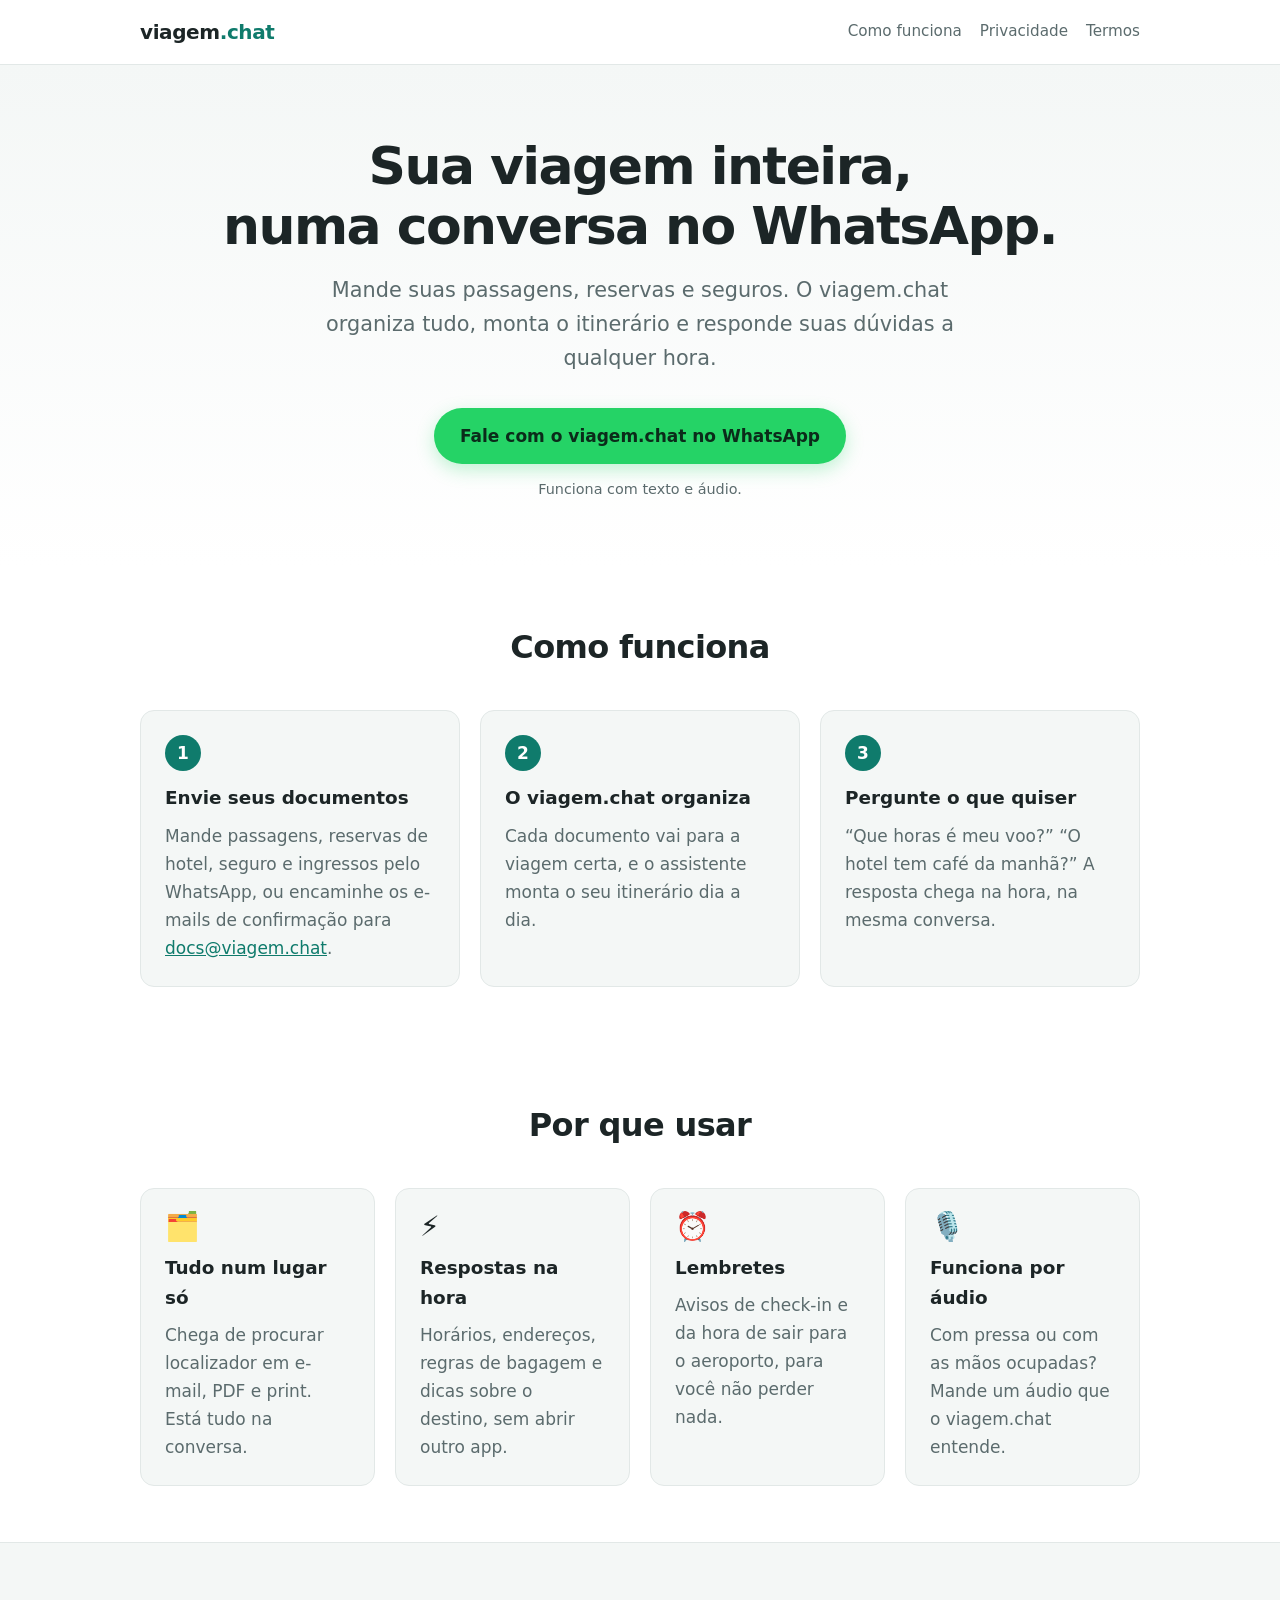
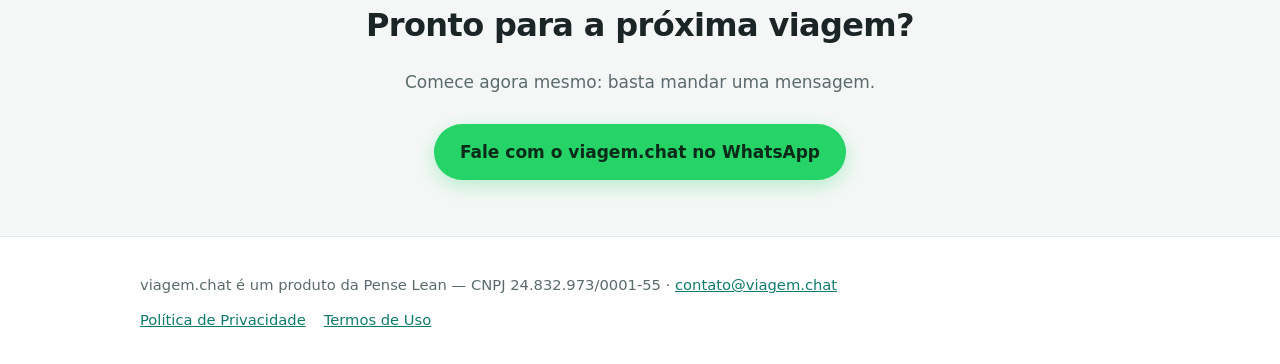
<file: index.html>
<!doctype html>
<html lang="pt-BR">
<head>
  <meta charset="utf-8">
  <meta name="viewport" content="width=device-width, initial-scale=1">
  <title>viagem.chat — seu assistente de viagens no WhatsApp</title>
  <meta name="description" content="Envie passagens, reservas e seguros pelo WhatsApp. O viagem.chat organiza sua viagem, monta o itinerário e responde suas dúvidas na hora.">
  <link rel="stylesheet" href="style.css">
</head>
<body>

  <header class="site-header">
    <div class="container">
      <a class="logo" href="index.html">viagem<span>.chat</span></a>
      <nav class="site-nav" aria-label="Navegação principal">
        <a href="#como-funciona">Como funciona</a>
        <a href="privacidade.html">Privacidade</a>
        <a href="termos.html">Termos</a>
      </nav>
    </div>
  </header>

  <main>
    <section class="hero">
      <div class="container">
        <h1>Sua viagem inteira,<br>numa conversa no WhatsApp.</h1>
        <p>Mande suas passagens, reservas e seguros. O viagem.chat organiza tudo, monta o itinerário e responde suas dúvidas a qualquer hora.</p>
        <!-- SUBSTITUA [NÚMERO] pelo número do WhatsApp com DDI e DDD, só dígitos (ex.: 5511999999999) -->
        <a class="btn" href="https://wa.me/[NÚMERO]">Fale com o viagem.chat no WhatsApp</a>
        <small>Funciona com texto e áudio.</small>
      </div>
    </section>

    <section id="como-funciona">
      <div class="container">
        <h2>Como funciona</h2>
        <div class="grid">
          <div class="card">
            <span class="step-num">1</span>
            <h3>Envie seus documentos</h3>
            <p>Mande passagens, reservas de hotel, seguro e ingressos pelo WhatsApp, ou encaminhe os e-mails de confirmação para <a href="mailto:docs@viagem.chat">docs@viagem.chat</a>.</p>
          </div>
          <div class="card">
            <span class="step-num">2</span>
            <h3>O viagem.chat organiza</h3>
            <p>Cada documento vai para a viagem certa, e o assistente monta o seu itinerário dia a dia.</p>
          </div>
          <div class="card">
            <span class="step-num">3</span>
            <h3>Pergunte o que quiser</h3>
            <p>“Que horas é meu voo?” “O hotel tem café da manhã?” A resposta chega na hora, na mesma conversa.</p>
          </div>
        </div>
      </div>
    </section>

    <section>
      <div class="container">
        <h2>Por que usar</h2>
        <div class="grid">
          <div class="card">
            <span class="icon" aria-hidden="true">🗂️</span>
            <h3>Tudo num lugar só</h3>
            <p>Chega de procurar localizador em e-mail, PDF e print. Está tudo na conversa.</p>
          </div>
          <div class="card">
            <span class="icon" aria-hidden="true">⚡</span>
            <h3>Respostas na hora</h3>
            <p>Horários, endereços, regras de bagagem e dicas sobre o destino, sem abrir outro app.</p>
          </div>
          <div class="card">
            <span class="icon" aria-hidden="true">⏰</span>
            <h3>Lembretes</h3>
            <p>Avisos de check-in e da hora de sair para o aeroporto, para você não perder nada.</p>
          </div>
          <div class="card">
            <span class="icon" aria-hidden="true">🎙️</span>
            <h3>Funciona por áudio</h3>
            <p>Com pressa ou com as mãos ocupadas? Mande um áudio que o viagem.chat entende.</p>
          </div>
        </div>
      </div>
    </section>

    <section class="cta">
      <div class="container">
        <h2>Pronto para a próxima viagem?</h2>
        <p>Comece agora mesmo: basta mandar uma mensagem.</p>
        <a class="btn" href="https://wa.me/[NÚMERO]">Fale com o viagem.chat no WhatsApp</a>
      </div>
    </section>
  </main>

  <footer class="site-footer">
    <div class="container">
      <p>viagem.chat é um produto da Pense Lean — CNPJ 24.832.973/0001-55 · <a href="mailto:contato@viagem.chat">contato@viagem.chat</a></p>
      <nav aria-label="Links legais">
        <a href="privacidade.html">Política de Privacidade</a>
        <a href="termos.html">Termos de Uso</a>
      </nav>
    </div>
  </footer>

</body>
</html>
</file>
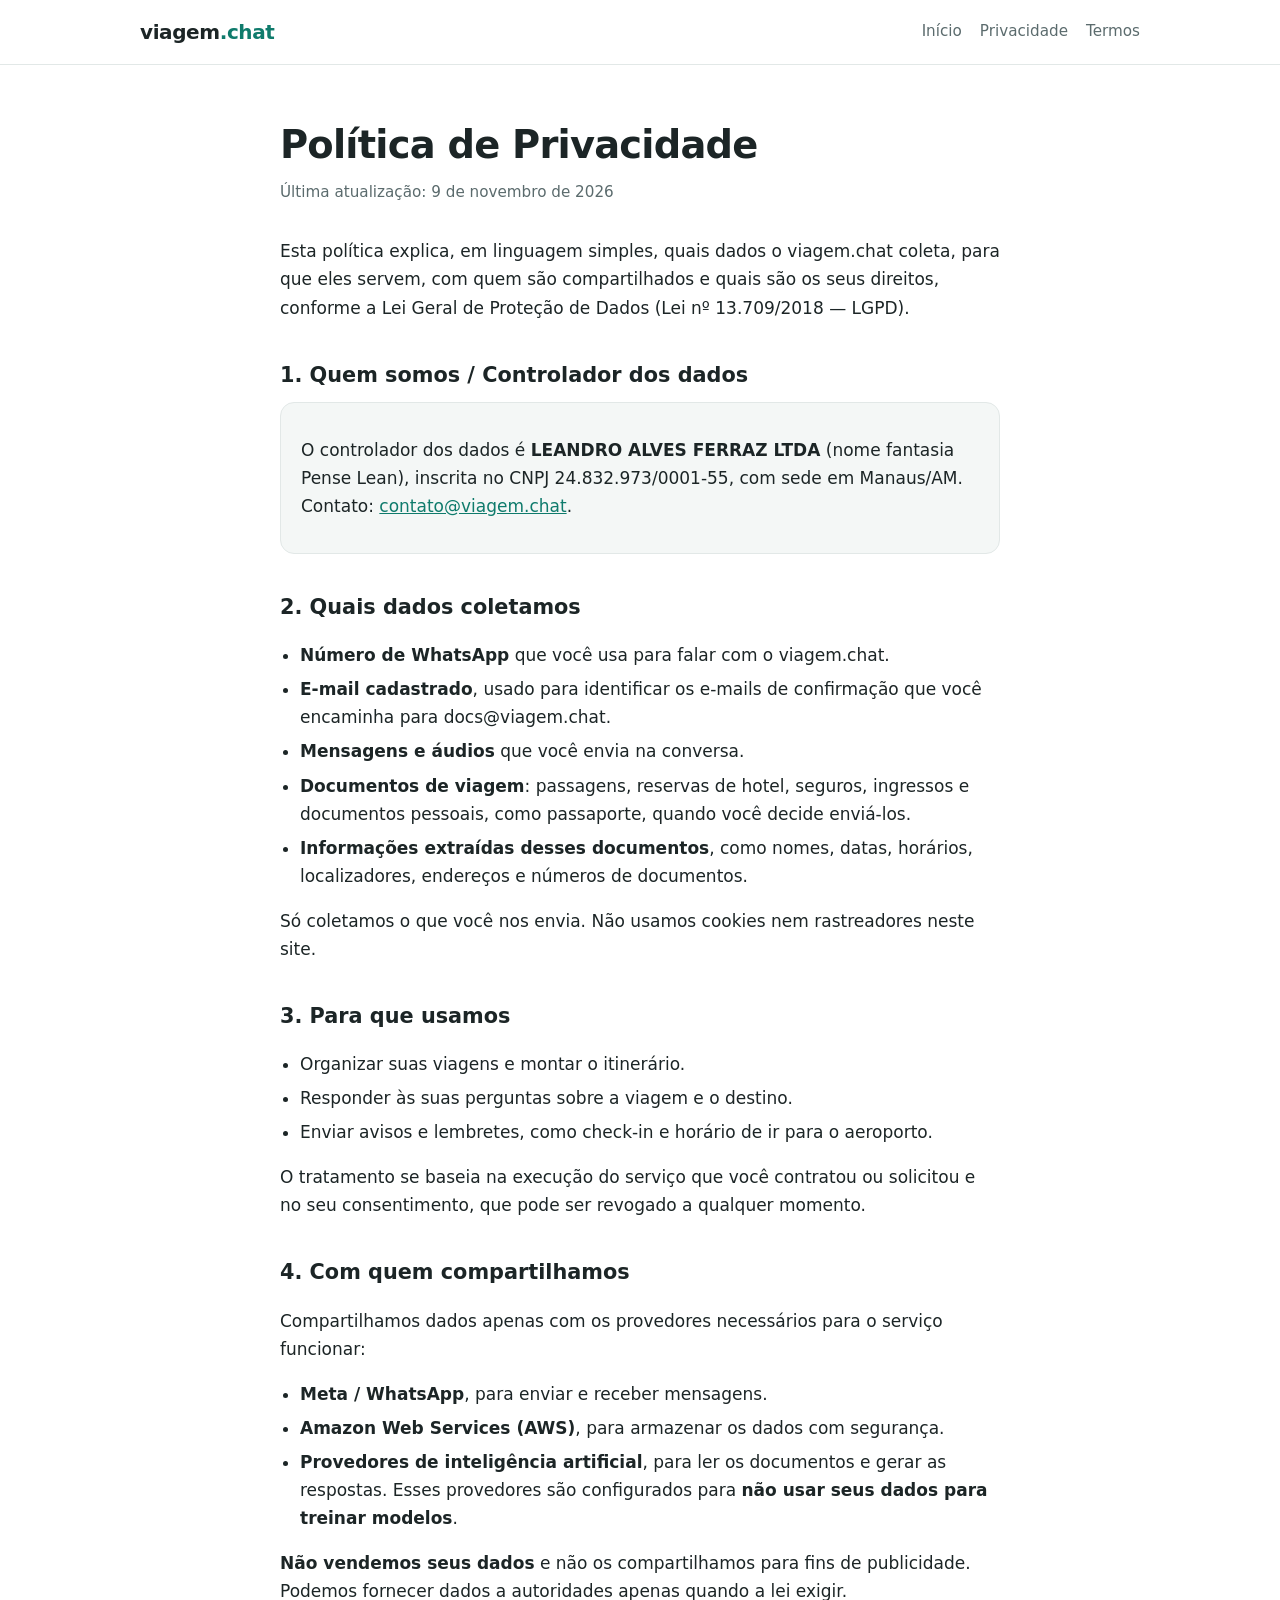
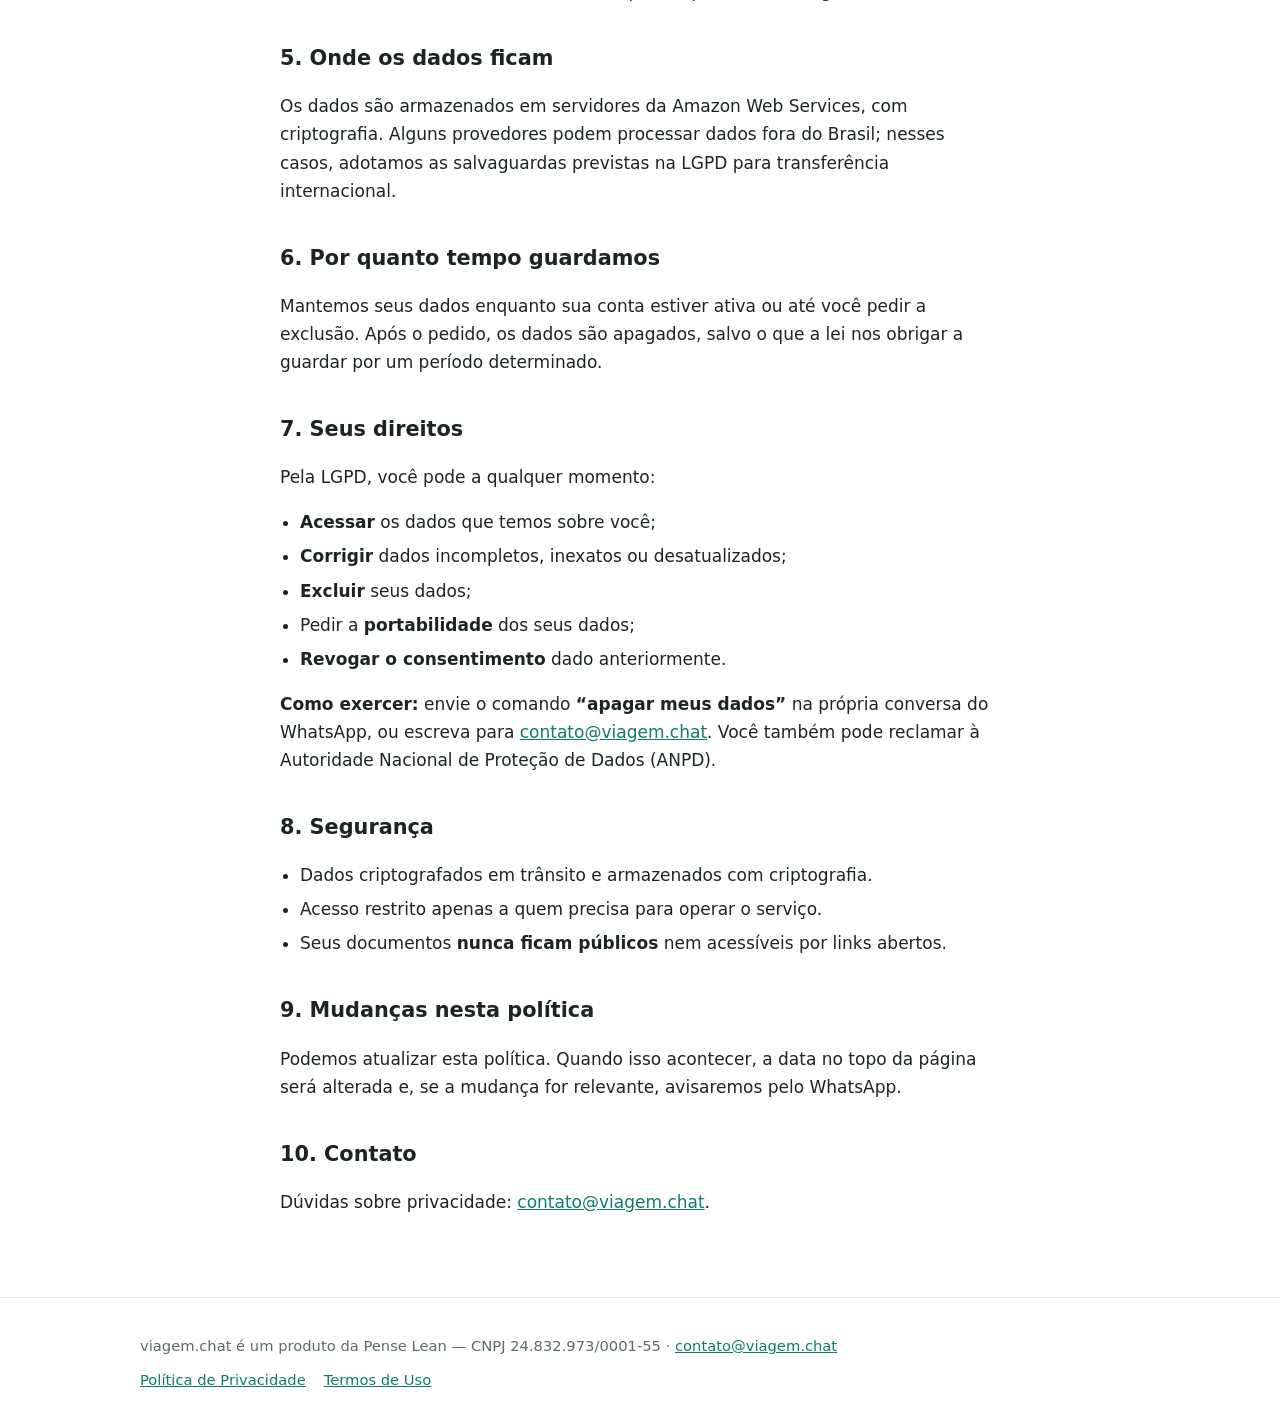
<file: privacidade.html>
<!doctype html>
<html lang="pt-BR">
<head>
  <meta charset="utf-8">
  <meta name="viewport" content="width=device-width, initial-scale=1">
  <title>Política de Privacidade — viagem.chat</title>
  <meta name="description" content="Como o viagem.chat coleta, usa, armazena e protege seus dados pessoais, de acordo com a LGPD.">
  <link rel="stylesheet" href="style.css">
</head>
<body>

  <header class="site-header">
    <div class="container">
      <a class="logo" href="index.html">viagem<span>.chat</span></a>
      <nav class="site-nav" aria-label="Navegação principal">
        <a href="index.html">Início</a>
        <a href="privacidade.html" aria-current="page">Privacidade</a>
        <a href="termos.html">Termos</a>
      </nav>
    </div>
  </header>

  <main class="container legal">
    <h1>Política de Privacidade</h1>
    <!-- Atualize esta data sempre que o texto mudar -->
    <p class="updated">Última atualização: 9 de novembro de 2026</p>

    <p>Esta política explica, em linguagem simples, quais dados o viagem.chat coleta, para que eles servem, com quem são compartilhados e quais são os seus direitos, conforme a Lei Geral de Proteção de Dados (Lei nº 13.709/2018 — LGPD).</p>

    <h2>1. Quem somos / Controlador dos dados</h2>
    <div class="box">
      <p>O controlador dos dados é <strong>LEANDRO ALVES FERRAZ LTDA</strong> (nome fantasia Pense Lean), inscrita no CNPJ 24.832.973/0001-55, com sede em Manaus/AM. Contato: <a href="mailto:contato@viagem.chat">contato@viagem.chat</a>.</p>
    </div>

    <h2>2. Quais dados coletamos</h2>
    <ul>
      <li><strong>Número de WhatsApp</strong> que você usa para falar com o viagem.chat.</li>
      <li><strong>E-mail cadastrado</strong>, usado para identificar os e-mails de confirmação que você encaminha para docs@viagem.chat.</li>
      <li><strong>Mensagens e áudios</strong> que você envia na conversa.</li>
      <li><strong>Documentos de viagem</strong>: passagens, reservas de hotel, seguros, ingressos e documentos pessoais, como passaporte, quando você decide enviá-los.</li>
      <li><strong>Informações extraídas desses documentos</strong>, como nomes, datas, horários, localizadores, endereços e números de documentos.</li>
    </ul>
    <p>Só coletamos o que você nos envia. Não usamos cookies nem rastreadores neste site.</p>

    <h2>3. Para que usamos</h2>
    <ul>
      <li>Organizar suas viagens e montar o itinerário.</li>
      <li>Responder às suas perguntas sobre a viagem e o destino.</li>
      <li>Enviar avisos e lembretes, como check-in e horário de ir para o aeroporto.</li>
    </ul>
    <p>O tratamento se baseia na execução do serviço que você contratou ou solicitou e no seu consentimento, que pode ser revogado a qualquer momento.</p>

    <h2>4. Com quem compartilhamos</h2>
    <p>Compartilhamos dados apenas com os provedores necessários para o serviço funcionar:</p>
    <ul>
      <li><strong>Meta / WhatsApp</strong>, para enviar e receber mensagens.</li>
      <li><strong>Amazon Web Services (AWS)</strong>, para armazenar os dados com segurança.</li>
      <li><strong>Provedores de inteligência artificial</strong>, para ler os documentos e gerar as respostas. Esses provedores são configurados para <strong>não usar seus dados para treinar modelos</strong>.</li>
    </ul>
    <p><strong>Não vendemos seus dados</strong> e não os compartilhamos para fins de publicidade. Podemos fornecer dados a autoridades apenas quando a lei exigir.</p>

    <h2>5. Onde os dados ficam</h2>
    <p>Os dados são armazenados em servidores da Amazon Web Services, com criptografia. Alguns provedores podem processar dados fora do Brasil; nesses casos, adotamos as salvaguardas previstas na LGPD para transferência internacional.</p>

    <h2>6. Por quanto tempo guardamos</h2>
    <p>Mantemos seus dados enquanto sua conta estiver ativa ou até você pedir a exclusão. Após o pedido, os dados são apagados, salvo o que a lei nos obrigar a guardar por um período determinado.</p>

    <h2>7. Seus direitos</h2>
    <p>Pela LGPD, você pode a qualquer momento:</p>
    <ul>
      <li><strong>Acessar</strong> os dados que temos sobre você;</li>
      <li><strong>Corrigir</strong> dados incompletos, inexatos ou desatualizados;</li>
      <li><strong>Excluir</strong> seus dados;</li>
      <li>Pedir a <strong>portabilidade</strong> dos seus dados;</li>
      <li><strong>Revogar o consentimento</strong> dado anteriormente.</li>
    </ul>
    <p><strong>Como exercer:</strong> envie o comando <strong>“apagar meus dados”</strong> na própria conversa do WhatsApp, ou escreva para <a href="mailto:contato@viagem.chat">contato@viagem.chat</a>. Você também pode reclamar à Autoridade Nacional de Proteção de Dados (ANPD).</p>

    <h2>8. Segurança</h2>
    <ul>
      <li>Dados criptografados em trânsito e armazenados com criptografia.</li>
      <li>Acesso restrito apenas a quem precisa para operar o serviço.</li>
      <li>Seus documentos <strong>nunca ficam públicos</strong> nem acessíveis por links abertos.</li>
    </ul>

    <h2>9. Mudanças nesta política</h2>
    <p>Podemos atualizar esta política. Quando isso acontecer, a data no topo da página será alterada e, se a mudança for relevante, avisaremos pelo WhatsApp.</p>

    <h2>10. Contato</h2>
    <p>Dúvidas sobre privacidade: <a href="mailto:contato@viagem.chat">contato@viagem.chat</a>.</p>
  </main>

  <footer class="site-footer">
    <div class="container">
      <p>viagem.chat é um produto da Pense Lean — CNPJ 24.832.973/0001-55 · <a href="mailto:contato@viagem.chat">contato@viagem.chat</a></p>
      <nav aria-label="Links legais">
        <a href="privacidade.html">Política de Privacidade</a>
        <a href="termos.html">Termos de Uso</a>
      </nav>
    </div>
  </footer>

</body>
</html>
</file>
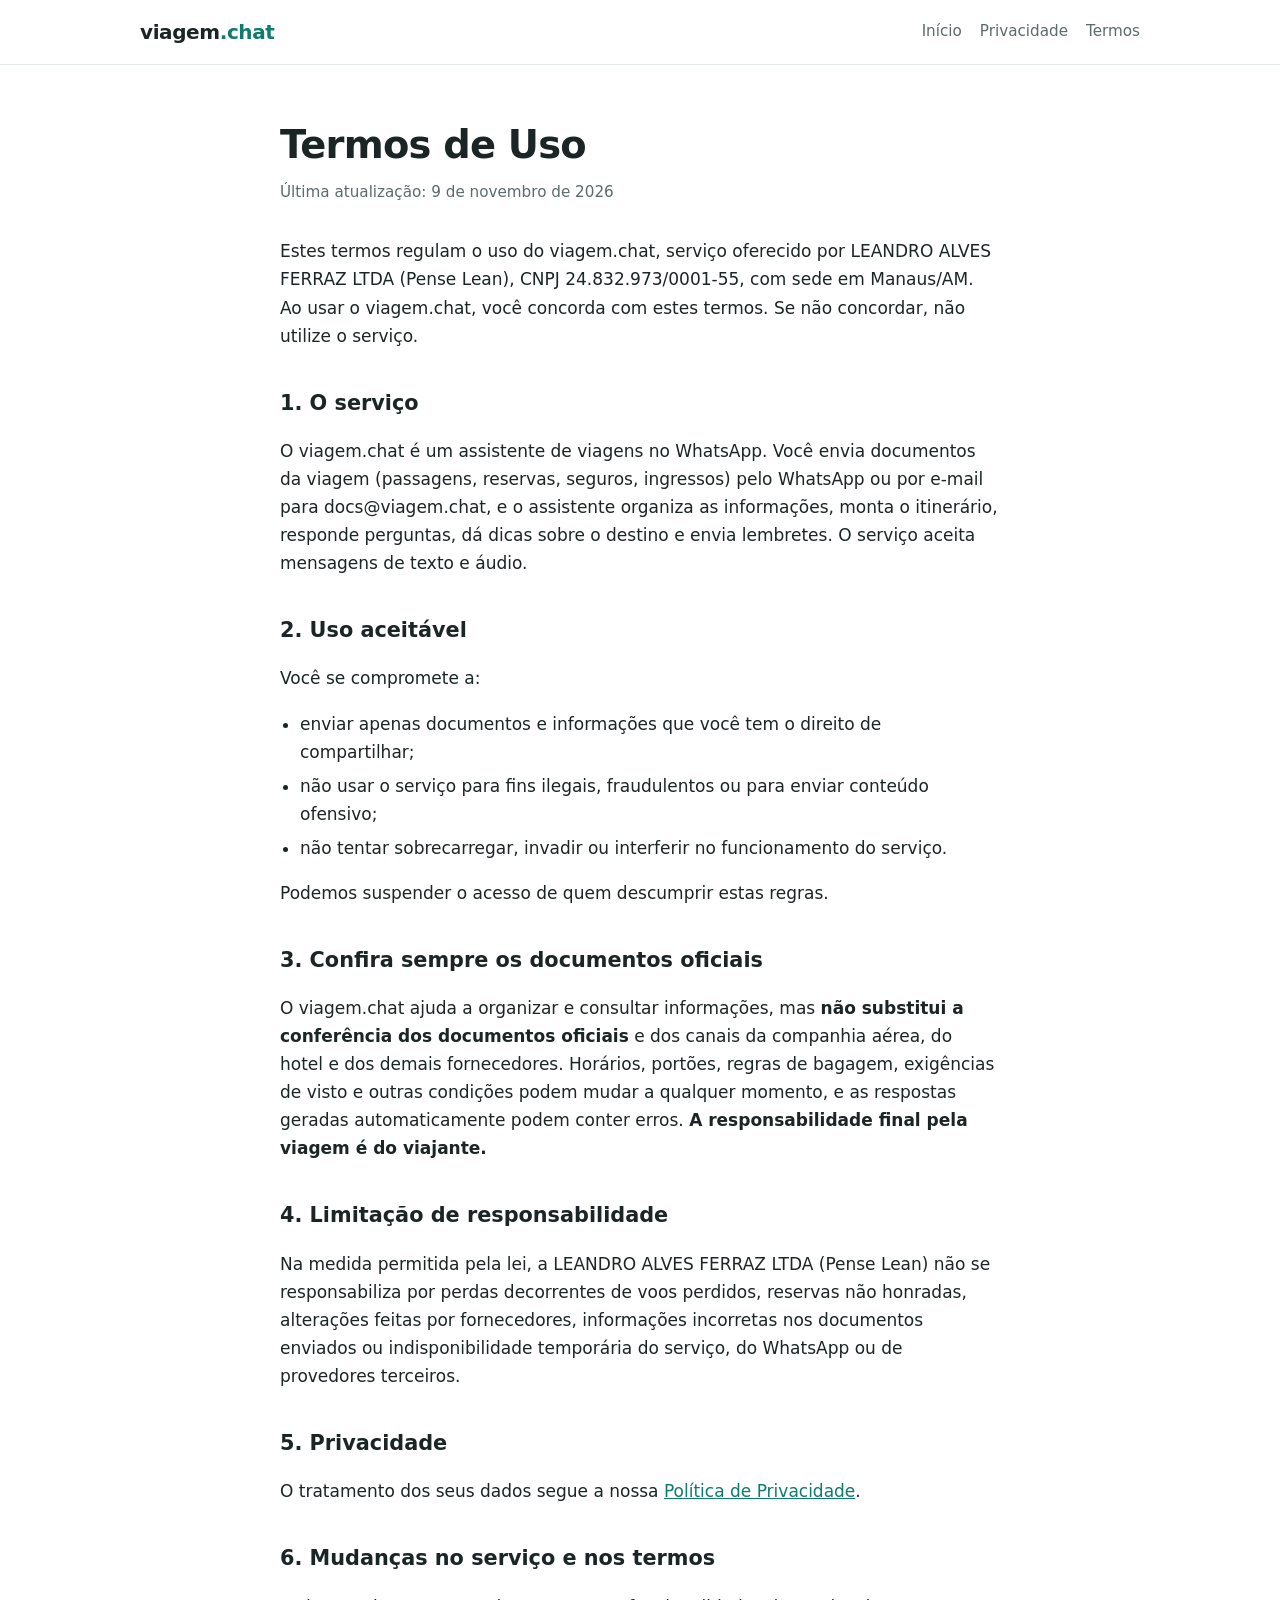
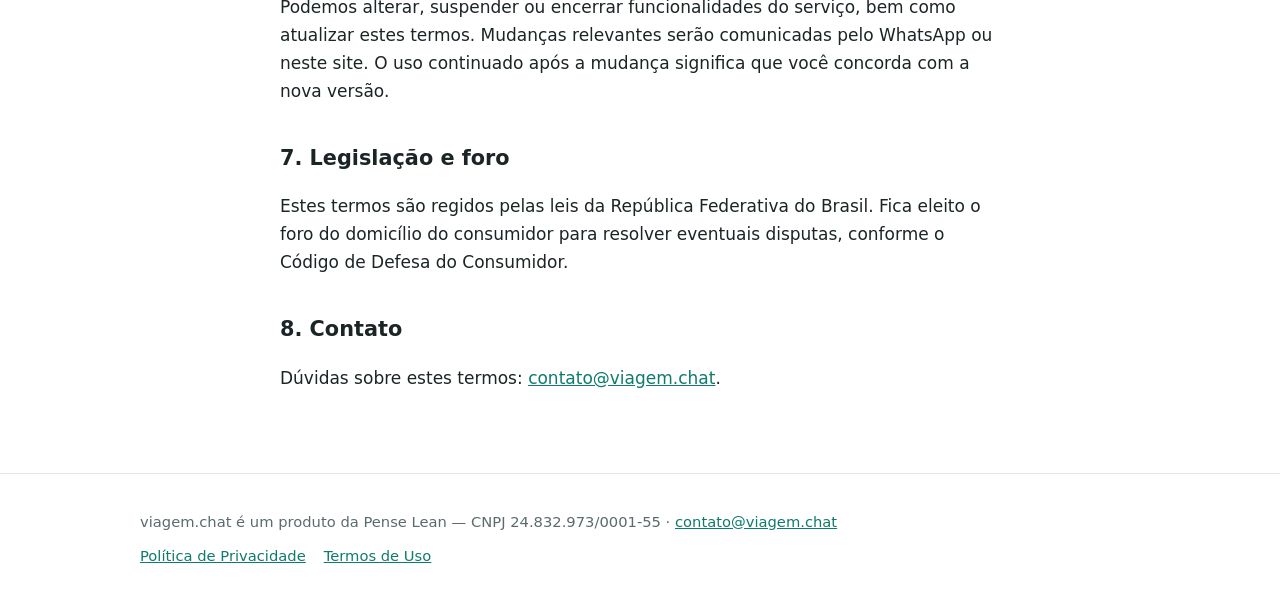
<file: termos.html>
<!doctype html>
<html lang="pt-BR">
<head>
  <meta charset="utf-8">
  <meta name="viewport" content="width=device-width, initial-scale=1">
  <title>Termos de Uso — viagem.chat</title>
  <meta name="description" content="Termos de uso do viagem.chat, assistente de viagens no WhatsApp.">
  <link rel="stylesheet" href="style.css">
</head>
<body>

  <header class="site-header">
    <div class="container">
      <a class="logo" href="index.html">viagem<span>.chat</span></a>
      <nav class="site-nav" aria-label="Navegação principal">
        <a href="index.html">Início</a>
        <a href="privacidade.html">Privacidade</a>
        <a href="termos.html" aria-current="page">Termos</a>
      </nav>
    </div>
  </header>

  <main class="container legal">
    <h1>Termos de Uso</h1>
    <!-- Atualize esta data sempre que o texto mudar -->
    <p class="updated">Última atualização: 9 de novembro de 2026</p>

    <p>Estes termos regulam o uso do viagem.chat, serviço oferecido por LEANDRO ALVES FERRAZ LTDA (Pense Lean), CNPJ 24.832.973/0001-55, com sede em Manaus/AM. Ao usar o viagem.chat, você concorda com estes termos. Se não concordar, não utilize o serviço.</p>

    <h2>1. O serviço</h2>
    <p>O viagem.chat é um assistente de viagens no WhatsApp. Você envia documentos da viagem (passagens, reservas, seguros, ingressos) pelo WhatsApp ou por e-mail para docs@viagem.chat, e o assistente organiza as informações, monta o itinerário, responde perguntas, dá dicas sobre o destino e envia lembretes. O serviço aceita mensagens de texto e áudio.</p>

    <h2>2. Uso aceitável</h2>
    <p>Você se compromete a:</p>
    <ul>
      <li>enviar apenas documentos e informações que você tem o direito de compartilhar;</li>
      <li>não usar o serviço para fins ilegais, fraudulentos ou para enviar conteúdo ofensivo;</li>
      <li>não tentar sobrecarregar, invadir ou interferir no funcionamento do serviço.</li>
    </ul>
    <p>Podemos suspender o acesso de quem descumprir estas regras.</p>

    <h2>3. Confira sempre os documentos oficiais</h2>
    <p>O viagem.chat ajuda a organizar e consultar informações, mas <strong>não substitui a conferência dos documentos oficiais</strong> e dos canais da companhia aérea, do hotel e dos demais fornecedores. Horários, portões, regras de bagagem, exigências de visto e outras condições podem mudar a qualquer momento, e as respostas geradas automaticamente podem conter erros. <strong>A responsabilidade final pela viagem é do viajante.</strong></p>

    <h2>4. Limitação de responsabilidade</h2>
    <p>Na medida permitida pela lei, a LEANDRO ALVES FERRAZ LTDA (Pense Lean) não se responsabiliza por perdas decorrentes de voos perdidos, reservas não honradas, alterações feitas por fornecedores, informações incorretas nos documentos enviados ou indisponibilidade temporária do serviço, do WhatsApp ou de provedores terceiros.</p>

    <h2>5. Privacidade</h2>
    <p>O tratamento dos seus dados segue a nossa <a href="privacidade.html">Política de Privacidade</a>.</p>

    <h2>6. Mudanças no serviço e nos termos</h2>
    <p>Podemos alterar, suspender ou encerrar funcionalidades do serviço, bem como atualizar estes termos. Mudanças relevantes serão comunicadas pelo WhatsApp ou neste site. O uso continuado após a mudança significa que você concorda com a nova versão.</p>

    <h2>7. Legislação e foro</h2>
    <p>Estes termos são regidos pelas leis da República Federativa do Brasil. Fica eleito o foro do domicílio do consumidor para resolver eventuais disputas, conforme o Código de Defesa do Consumidor.</p>

    <h2>8. Contato</h2>
    <p>Dúvidas sobre estes termos: <a href="mailto:contato@viagem.chat">contato@viagem.chat</a>.</p>
  </main>

  <footer class="site-footer">
    <div class="container">
      <p>viagem.chat é um produto da Pense Lean — CNPJ 24.832.973/0001-55 · <a href="mailto:contato@viagem.chat">contato@viagem.chat</a></p>
      <nav aria-label="Links legais">
        <a href="privacidade.html">Política de Privacidade</a>
        <a href="termos.html">Termos de Uso</a>
      </nav>
    </div>
  </footer>

</body>
</html>
</file>
<file: style.css>
/* viagem.chat — estilo único do site. Sem frameworks, sem dependências externas. */

:root {
  --bg: #ffffff;
  --bg-soft: #f4f7f6;
  --text: #1c2526;
  --muted: #5b6b6d;
  --border: #e2e8e7;
  --brand: #0f7b6c;
  --brand-dark: #0b5e53;
  --accent: #25d366; /* verde WhatsApp */
  --radius: 14px;
  --max: 1040px;
}

@media (prefers-color-scheme: dark) {
  :root {
    --bg: #111716;
    --bg-soft: #18201f;
    --text: #e8eeed;
    --muted: #a3b2b0;
    --border: #2a3533;
    --brand: #3cc2ad;
    --brand-dark: #5fd4c1;
  }
}

*,
*::before,
*::after {
  box-sizing: border-box;
}

html {
  -webkit-text-size-adjust: 100%;
}

body {
  margin: 0;
  background: var(--bg);
  color: var(--text);
  font-family: system-ui, -apple-system, "Segoe UI", Roboto, "Helvetica Neue", Arial, sans-serif;
  font-size: 1.0625rem;
  line-height: 1.65;
}

a {
  color: var(--brand);
}

a:hover {
  color: var(--brand-dark);
}

.container {
  max-width: var(--max);
  margin: 0 auto;
  padding: 0 20px;
}

/* Cabeçalho */
.site-header {
  border-bottom: 1px solid var(--border);
}

.site-header .container {
  display: flex;
  align-items: center;
  justify-content: space-between;
  gap: 16px;
  min-height: 64px;
  flex-wrap: wrap;
}

.logo {
  font-weight: 800;
  font-size: 1.25rem;
  letter-spacing: -0.02em;
  color: var(--text);
  text-decoration: none;
}

.logo span {
  color: var(--brand);
}

.site-nav {
  display: flex;
  gap: 18px;
  font-size: 0.95rem;
}

.site-nav a {
  color: var(--muted);
  text-decoration: none;
}

.site-nav a:hover {
  color: var(--text);
}

/* Hero */
.hero {
  padding: 72px 0 64px;
  text-align: center;
  background: linear-gradient(180deg, var(--bg-soft) 0%, var(--bg) 100%);
}

.hero h1 {
  font-size: clamp(2rem, 5vw, 3.25rem);
  line-height: 1.15;
  letter-spacing: -0.03em;
  margin: 0 0 16px;
}

.hero p {
  font-size: clamp(1.05rem, 2.2vw, 1.3rem);
  color: var(--muted);
  max-width: 640px;
  margin: 0 auto 32px;
}

.btn {
  display: inline-block;
  background: var(--accent);
  color: #0b2b1a;
  font-weight: 700;
  text-decoration: none;
  padding: 14px 26px;
  border-radius: 999px;
  box-shadow: 0 6px 18px rgba(37, 211, 102, 0.28);
  transition: transform 0.15s ease, box-shadow 0.15s ease;
}

.btn:hover {
  color: #0b2b1a;
  transform: translateY(-1px);
  box-shadow: 0 8px 22px rgba(37, 211, 102, 0.36);
}

.hero small {
  display: block;
  margin-top: 14px;
  color: var(--muted);
  font-size: 0.9rem;
}

/* Seções */
section {
  padding: 56px 0;
}

section h2 {
  font-size: clamp(1.5rem, 3.5vw, 2rem);
  letter-spacing: -0.02em;
  text-align: center;
  margin: 0 0 36px;
}

.grid {
  display: grid;
  gap: 20px;
  grid-template-columns: repeat(auto-fit, minmax(220px, 1fr));
}

.card {
  background: var(--bg-soft);
  border: 1px solid var(--border);
  border-radius: var(--radius);
  padding: 24px;
}

.card h3 {
  margin: 0 0 8px;
  font-size: 1.15rem;
}

.card p {
  margin: 0;
  color: var(--muted);
}

.step-num {
  display: inline-flex;
  align-items: center;
  justify-content: center;
  width: 36px;
  height: 36px;
  border-radius: 50%;
  background: var(--brand);
  color: #fff;
  font-weight: 700;
  margin-bottom: 12px;
}

.icon {
  font-size: 1.75rem;
  line-height: 1;
  margin-bottom: 12px;
  display: block;
}

.cta {
  text-align: center;
  background: var(--bg-soft);
  border-top: 1px solid var(--border);
}

.cta p {
  color: var(--muted);
  margin: -20px auto 28px;
  max-width: 560px;
}

/* Páginas de texto (privacidade, termos) */
.legal {
  max-width: 760px;
  padding: 48px 20px 64px;
}

.legal h1 {
  font-size: clamp(1.75rem, 4vw, 2.4rem);
  letter-spacing: -0.02em;
  margin: 0 0 4px;
}

.legal .updated {
  color: var(--muted);
  margin: 0 0 32px;
  font-size: 0.95rem;
}

.legal h2 {
  font-size: 1.3rem;
  margin: 36px 0 10px;
  text-align: left;
}

.legal ul {
  padding-left: 1.25rem;
}

.legal li {
  margin-bottom: 6px;
}

.legal .box {
  background: var(--bg-soft);
  border: 1px solid var(--border);
  border-radius: var(--radius);
  padding: 16px 20px;
}

/* Rodapé */
.site-footer {
  border-top: 1px solid var(--border);
  padding: 32px 0;
  font-size: 0.92rem;
  color: var(--muted);
}

.site-footer p {
  margin: 4px 0;
}

.site-footer nav {
  margin-top: 10px;
  display: flex;
  gap: 18px;
  flex-wrap: wrap;
}

@media (max-width: 560px) {
  .hero {
    padding: 52px 0 44px;
  }

  section {
    padding: 44px 0;
  }

  .site-nav {
    gap: 14px;
  }
}
</file>
